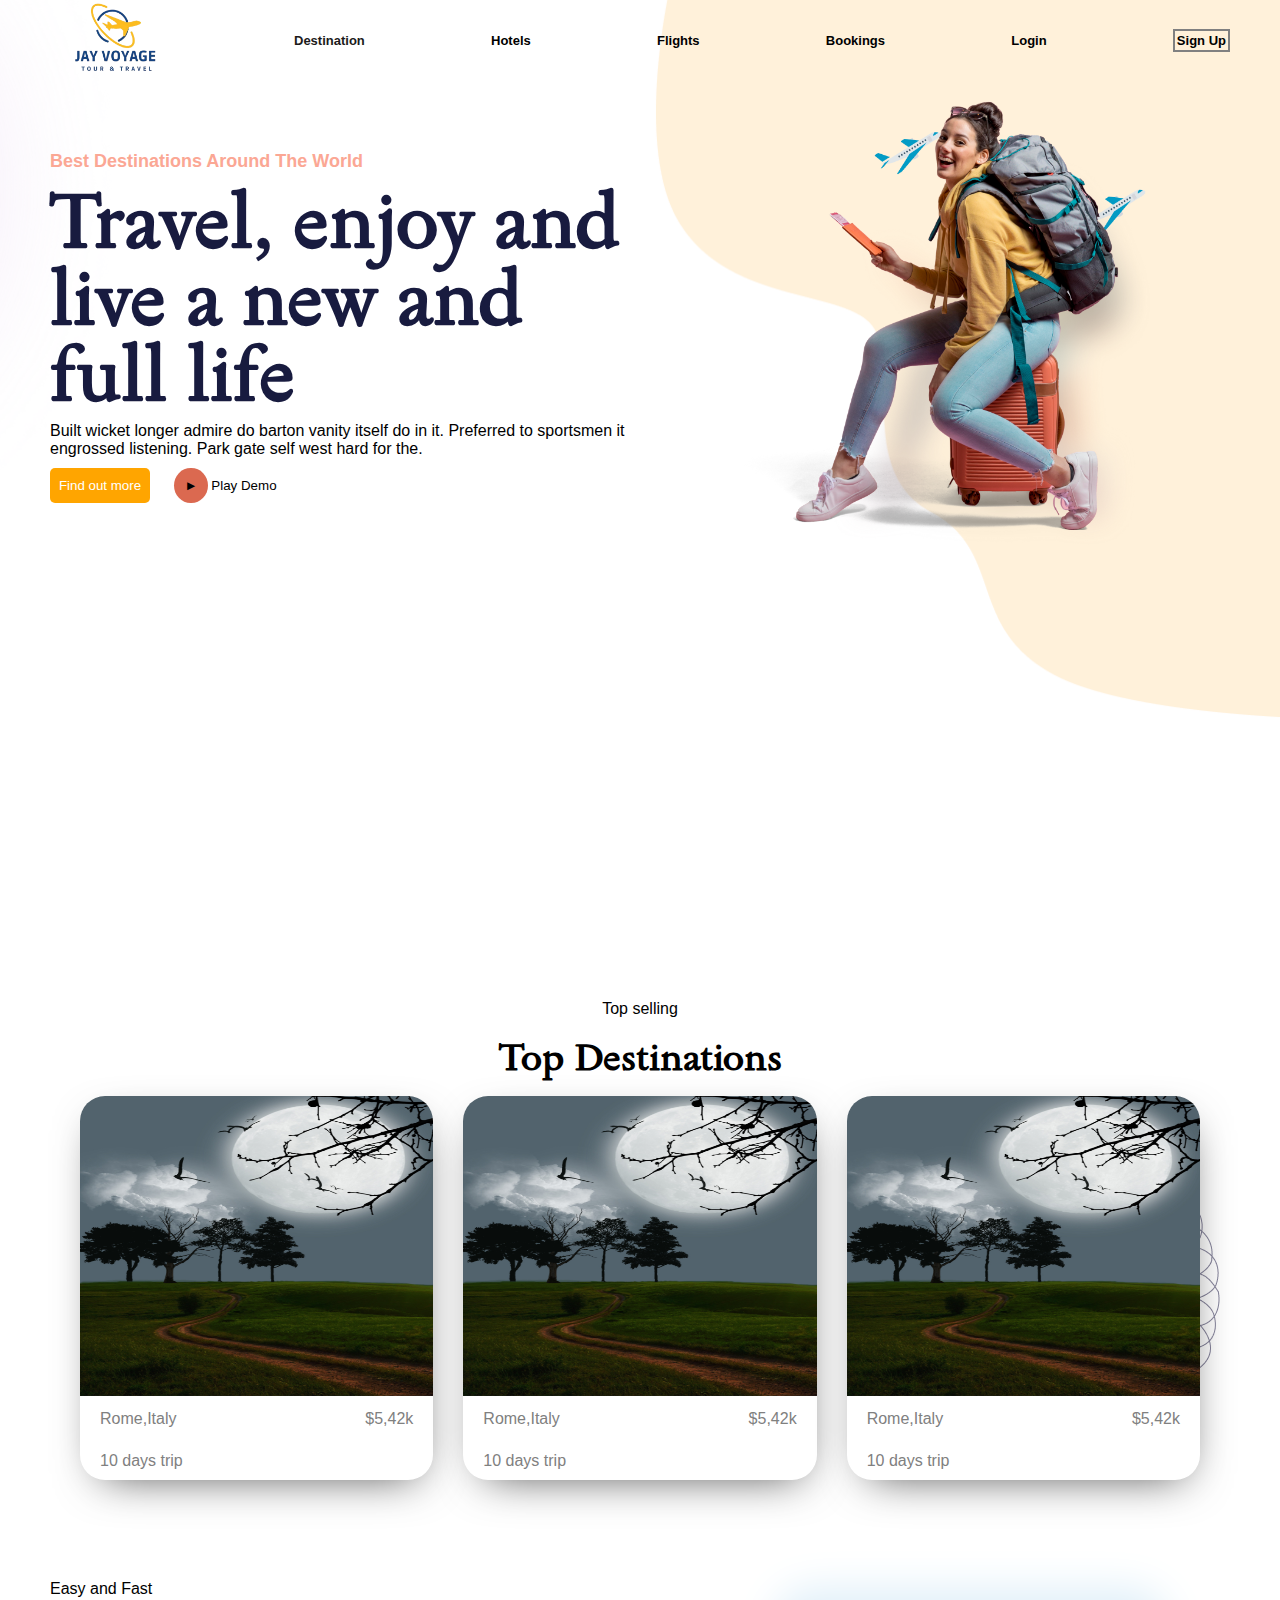
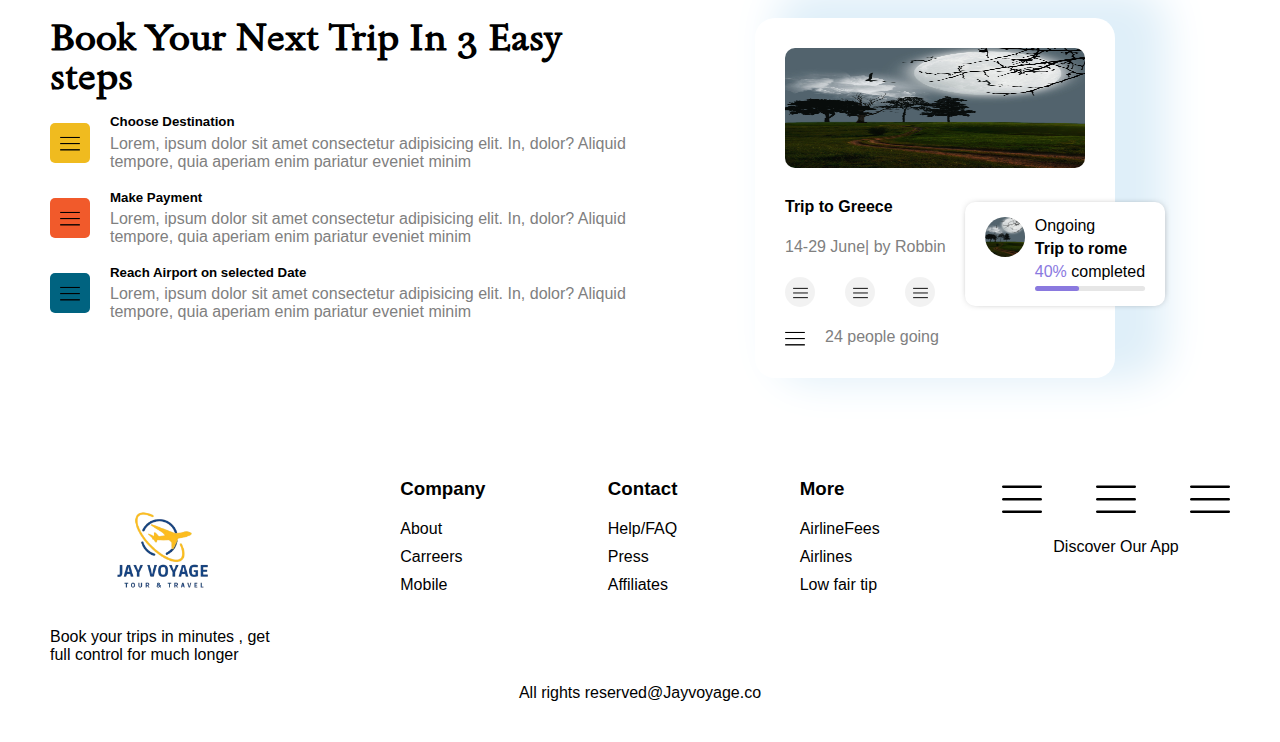
<file: index.html>
<!DOCTYPE html>
<html lang="en">
<head>
    <meta charset="UTF-8">
    <meta name="viewport" content="width=device-width, initial-scale=1.0">
    <title>Travel</title>
    <link rel="preconnect" href="https://fonts.googleapis.com">
    <link rel="preconnect" href="https://fonts.gstatic.com" crossorigin>
    <link href="https://fonts.googleapis.com/css2?family=Gupter:wght@400;500;700&family=Playwrite+RO:wght@100..400&family=Sedan:ital@0;1&display=swap" rel="stylesheet">
    <link rel="stylesheet" href="css/main.css">
</head>
<body>
    <main>
        <!-- HEADER -->
        <header>
            <div class="padding_uniform">
                <!-- Navbar -->
                <nav class="">
                    <!-- LOGO -->
                    <div class="img_wrapper">
                        <img src="assets/images/dummy-logo.png" alt="logo" class="img_logo">
                    </div>
                    <ul class="navList_holder">
                        <li><a href="destination.html">Destination</a></li>
                        <li class="">Hotels</li>
                        <li class="">Flights</li>
                        <li class="">Bookings</li>
                        <li class="">Login</li>
                        <li class="signup_btn">Sign Up</li>
                    </ul>
                    <!-- Small & Medium Screens -->
                     <img src="assets/images/hamburger.png" alt="hamburger_img" class="hamburger_img">
                     <div class="navMenu_holder hideMenu">
                        <img src="assets/images/close.png" alt="close_img" class="close_img">
                        <ul class="">
                            <li><a href="destination.html">Destination</a></li>
                            <li class="">Hotels</li>
                            <li class="">Flights</li>
                            <li class="">Bookings</li>
                            <li class="">Login</li>
                            <li class="signup_btn">Sign Up</li>
                        </ul>
                     </div>
                </nav>
                <div class="mainHeader_wrapper">
                    <div class="headerContent_wrapper">
                        <h1 class="">Best Destinations Around The World</h1>
                        <h2 class="font-capture">Travel, enjoy and live a new and full life</h2>
                        <p>Built wicket longer admire do barton vanity itself do in it. Preferred to sportsmen it engrossed listening. Park gate self west hard for the.</p>
                        <!-- Hidden on small screens -->
                        <div class="header_buttonWrapper">
                           <button class="headerBtn_left">Find out more</button>
                           <button class="headerBtn_right"><span>&#9658;</span> play demo</button>
                        </div>
                    </div>
                    <div class="headerImg_Wrapper">
                        <img src="assets/images/travelModel.png" alt="logo" class="header_img">
                    </div>
                    <!-- Hidden on large screens -->
                    <div class="header_buttonWrapperSmallScreen">
                       <button class="headerBtn_left">Find out more</button>
                       <button class="headerBtn_right"><span>&#9658;</span> play demo</button>
                    </div>
                </div>
            </div>

            <!-- Absolutely Positioned -->
             <img src='assets/images/Decore.png' alt="Decore" class="decore_img">
        </header>

        <!-- CATEGORY -->
         <!-- <section>
            <h2>CATEGORY</h2>
            <sub>we offer best services</sub>
            <div>

            </div>
         </section> -->

         <!-- Top Destinations -->
        <section class="destination section padding_uniform ">
          <span>Top selling</span>
          <h2>Top Destinations</h2>
          <!-- CARD HOLDER -->
          <div class="card_holder">
            <!-- CARD -->
            <div class="card">
                <img src="assets/images/moon-art.jpg" alt="art" class="card_img">
                <div class="card_contentWrapper">
                    <div class="card_contentTop">
                        <span>Rome,Italy</span>
                        <span>$5,42k</span>
                    </div>
                    <span class="card_contentBottom">10 days trip</span>
                </div>
            </div>
           <!-- CARD -->
           <div class="card">
               <img src="assets/images/moon-art.jpg" alt="art" class="card_img">
               <div class="card_contentWrapper">
                   <div class="card_contentTop">
                       <span>Rome,Italy</span>
                       <span>$5,42k</span>
                   </div>
                   <span class="card_contentBottom">10 days trip</span>
               </div>
           </div>
           <!-- CARD -->
           <div class="card">
               <img src="assets/images/moon-art.jpg" alt="art" class="card_img">
               <div class="card_contentWrapper">
                   <div class="card_contentTop">
                       <span>Rome,Italy</span>
                       <span>$5,42k</span>
                   </div>
                   <span class="card_contentBottom">10 days trip</span>
               </div>
           </div>
           <!-- Absolutely Positioned -->
          <img src='assets/images/Decore_spring.png' alt="Decore" class="decoreSpring_img">
          </div>
        </section>

        <!-- BOOKING -->
        <section class="booking section padding_uniform">
            <span class="header">Easy and Fast</span>
            <div class="Booking_mainWrapper">
                <div class="bookingLeft_wrapper"> 
                    <h2>Book Your Next Trip In 3 Easy steps</h2>
                    <!-- 3 steps -->
                    <div class="step_holder">
                        <!-- Step -->
                        <div class="step">
                            <div class="img_holder holder_one">
                                <img src="assets/images/hamburger.png" alt="icon" class="step_img">
                            </div>
                            <div class="step_textWrapper">
                                <h5 class="textHeader">Choose Destination</h4>
                                <p>Lorem, ipsum dolor sit amet consectetur adipisicing elit. In, dolor? Aliquid tempore, quia aperiam enim pariatur eveniet minim</p>
                            </div>
                        </div>
                        <!-- Step -->
                        <div class="step">
                            <div class="img_holder holder_two">
                                <img src="assets/images/hamburger.png" alt="icon" class="step_img">
                            </div>
                            <div class="step_textWrapper">
                                <h5 class="textHeader">Make Payment</h4>
                                <p>Lorem, ipsum dolor sit amet consectetur adipisicing elit. In, dolor? Aliquid tempore, quia aperiam enim pariatur eveniet minim</p>
                            </div>
                        </div>
                        <!-- Step -->
                        <div class="step">
                            <div class="img_holder holder_three">
                                <img src="assets/images/hamburger.png" alt="icon" class="step_img">
                            </div>
                            <div class="step_textWrapper">
                                <h5 class="textHeader">Reach Airport on selected Date</h4>
                                <p>Lorem, ipsum dolor sit amet consectetur adipisicing elit. In, dolor? Aliquid tempore, quia aperiam enim pariatur eveniet minim</p>
                            </div>
                        </div>
                    </div>
                </div>
                <!-- Booking Right Content -->
                 <div class="bookingRight_wrapper">
                    <div class="contentWrapper">
                        <img src="assets//images/moon-art.jpg" alt="modelImg" class="mainImg">
                        <div class="textWrapper">
                            <h4 class="textHeader">Trip to Greece</h4>
                            <span class="date">14-29 June| by Robbin</span>
                            <div class="iconWrapper">
                                <span class="iconImg_wrapper">
                                    <img src="assets/images/hamburger.png" alt="icon" class="icon_img">
                                </span>
                                <span class="iconImg_wrapper">
                                    <img src="assets/images/hamburger.png" alt="icon" class="icon_img">
                                </span>
                                <span class="iconImg_wrapper">
                                    <img src="assets/images/hamburger.png" alt="icon" class="icon_img">
                                </span>
                            </div>
                            <div class="leftCard_bottom">
                                <img src="assets/images/hamburger.png" alt="iconImg" class="iconImg">
                                <span>24 people going</span>
                            </div>
                        </div>
                        <!-- Absolute -->
                        <div class="bookingRight_absolute">
                           <img src="assets/images/moon-art.jpg" alt="img" >
                           <div class="absolute_contentWrapper">
                               <span>Ongoing</span>
                               <h4>Trip to rome</h4>
                               <p><span>40% </span>completed</p>
                               <div class="draw-line">
                                <div class="innerLine"></div>
                               </div>
                           </div>
                        </div>
                    </div>
                 </div>
            </div>
        </section>

        <!-- FOOTER -->
        <footer class="footer section padding_uniform">
            <div class="footerNav_wrapper">
                <div class="navContainer navContainerIdentity">
                    <img src="assets/images/dummy-logo.png" alt="logo" class="img_logo">
                    <p>Book your trips in minutes , get full control for much longer</p>
                </div>
                <div class="navContainer navContainerCenter_Wrapper">
                    <div class="navContainerCenterItem_Wrapper">
                        <h3>Company</h3>
                        <div class="navItem_wrapper">
                            <span>About</span>
                            <span>Carreers</span>
                            <span>Mobile</span>
                        </div>
                    </div>

                    <div class="navContainerCenterItem_Wrapper">
                        <h3>Contact</h3>
                        <div class="navItem_wrapper">
                            <span>Help/FAQ</span>
                            <span>Press</span>
                            <span>Affiliates</span>
                        </div>
                    </div>

                    <div class="navContainerCenterItem_Wrapper">
                        <h3>More</h3>
                        <div class="navItem_wrapper">
                            <span>AirlineFees</span>
                            <span>Airlines</span>
                            <span>Low fair tip</span>
                        </div>
                    </div>
                </div>
                <div class="navContainer navContainerLast">
                    <div class="">
                        <img src="assets/images/hamburger.png" alt="img" class="footerIcon">
                        <img src="assets/images/hamburger.png" alt="img" class="footerIcon footerIconMiddle">
                        <img src="assets/images/hamburger.png" alt="img" class="footerIcon">
                    </div>
                    <p>Discover Our App</p>
                </div>
            </div>
            <p>All rights reserved@Jayvoyage.co</p>
        </footer>
    </main>
    <!-- Link to the JavaScript file -->
    <script src="js/main.js"></script>
</body>
</html>
</file>
<file: css/main.css>
/* main.css */
* {
    margin: 0;
    padding: 0;
}
body {
    font-family: Arial, sans-serif;
    margin: 0;
    padding: 0;
    /* box-sizing: border-box; */
}

button {
    cursor: pointer;
}

a {
    text-decoration: none;
    cursor: pointer;
}

.font-capture {
    font-family: sedan;
}


main {
    /* padding: 0px 50px 0 50px; */
    display: flex;
    flex-direction: column;
    gap: 100px;
}

nav {
   position: relative;
   display: flex;
   gap:10px;
   align-items: center;
   height: 80px;
   /* background-color: blue; */
}

nav .img_wrapper {
    width: 20%;
    height: 100%;
    /* background-color: blueviolet; */
}

nav .img_logo {
    aspect-ratio: 20/12;
    /* width: 16vw; */
    /* background-color: aquamarine; */
    object-fit: cover;
    height: 100%;
}

nav ul {
    list-style: none;
    padding: 0;
    /* background-color: red; */
    width: 80%;
    display: flex;
    justify-content: space-between;
    align-items: center;
    list-style: none;
}

nav ul li {
    display: inline;
    font-weight: 600;
    font-size: small;
}

nav ul li a {
    color: rgb(27, 26, 26);
}

nav ul li:hover {
    /* background-color: yellow; */
    padding: 4px;
}

.hamburger_img {
    display: none;
    width: 40px;
    height: auto;
}

.navMenu_holder {
    background-color: white;
    display: none;
    position: absolute;
    top: 10px;
    right: 0;
    width: 50%;
    border-radius: 10px;
    padding: 20px;
    -webkit-box-shadow: 3px 14px 56px -19px rgba(0,0,0,0.75);
    -moz-box-shadow: 3px 14px 56px -19px rgba(0,0,0,0.75);
    box-shadow: 3px 14px 56px -19px rgba(0,0,0,0.75);
}

.close_img {
    width: 30px;
    height: auto;
    align-self: flex-end;
    cursor: pointer;
}
.navMenu_holder ul{
    display: flex;
    flex-direction: column;
    align-items: center;
    gap: 40px;
    /* background-color: #FBA794; */
}
.signup_btn {
    border: 2px solid gray;
    padding: 2px;
}

/* nav ul li a {
    color: #fff;
    text-decoration: none;
} */
header {
    position: relative;
    height: 100vh;
    /* background-color: blueviolet; */
}

.padding_uniform {
    padding: 0px 50px 0 50px;
}
.decore_img {
    position: absolute;
    top: 0;
    right: 0;
    bottom: 0;
    left: 0;
    width: 100%;
    height: 80%;
    object-fit: cover;
    z-index: -1;

}
.mainHeader_wrapper {
    /* background-color: blueviolet; */
    display: flex;
    margin-top: 20px;
}
.headerContent_wrapper {
    flex: 1;
    width: 50%;
    display: flex;
    flex-direction: column;
    justify-content: center;
    gap: 10px;
    /* background-color: aquamarine; */
}

.header_buttonWrapperSmallScreen{
    display: none;
    margin-top: 10px;
}

.headerImg_Wrapper {
    flex: 1;
    width: 50%;
    height: 100%;
    width: fit-content;
    height: fit-content;
    justify-self: center;
    align-self: center;
    /* width: 100%; */
    /* background-color: aqua; */
}

.header_img {
    width: 100%;
    height: 450px;
    object-fit: contain;
}

header h1 {
    color:#FBA794;
    font-size: large;
}

header h2 {
    color: #181B3F;
    font-weight: 900;
    /* font-size: 70px; */
    font-size: 6vw;
    line-height: 1;          /* Set line-height to 1 to remove extra space */
    margin: 0;    
    /* background-color: aqua; */
    height: min-content;
}

button {
    width: 100px;
    height: 35px;
    border-radius: 5px;
    border: none;
}

.headerBtn_left {
    background-color: orange;
    color: white;
    cursor: pointer;
    margin-right: 20px;
}

.headerBtn_right {
    background-color: transparent;
    text-transform: capitalize;
    width: max-content;
}
.headerBtn_right span {
    background-color: #DB6950;
    padding: 10px;
    border-radius: 50%;
}


.section {
    display: flex;
    flex-direction: column;
    align-items: center;
    gap: 20px;
}

.section h2 {
    font-family: sedan;
    font-weight: 900;
    font-size: clamp(25px, 3vw, 80px);
    line-height: 1;
}

.card_holder {
    position: relative;
    width: 100%;
    display: flex;
    gap: 30px;
    box-sizing: border-box;
    padding: 0 30px;
}

.decoreSpring_img {
    z-index: -1;
    position: absolute;
    top: 50%;
    right: 10px;
    transform: translateY(-50%);
}

.card {
    background-color: white;
    width: calc(100%/3);
    border-radius: 25px;
    -webkit-box-shadow: 3px 14px 45px -19px rgba(0,0,0,0.75);
    -moz-box-shadow: 3px 14px 45px -19px rgba(0,0,0,0.75);
    box-shadow: 3px 14px 45px -19px rgba(0,0,0,0.75);
}

.card_img {
    width: 100%;
    height: 300px;
    border-radius: 25px 25px 0 0;
}

.card_contentWrapper {
    color: gray;
    font-size: medium;
    height: 60px;
    padding: 10px 20px;
    display: flex;
    flex-direction: column;
    justify-content: space-between;
    /* background-color: #EAA70E; */
}

.card_contentTop {
    /* background-color: #EAA70E; */
    width: 100%;
    display: flex;
    justify-content: space-between;
}

.card_contentBottom {

}


.booking .header {
    width: 100%;
    text-align: start;
}

.Booking_mainWrapper {
    display: flex;
}
.bookingLeft_wrapper {
    width: 50%;
    display: flex;
    flex-direction: column;
    gap: 20px;
}
.bookingLeft_wrapper h2{
    font-family: sedan;
    font-weight: 900;
    font-size: clamp(25px, 3vw, 80px);
    line-height: 1;
}
.bookingLeft_wrapper .step_holder {
    display: flex;
    flex-direction: column;
    gap: 20px;
}

.step {
    display: flex;
    align-items: center;
    gap: 20px;
}
.step .img_holder {
    width: 20px;
    height: 20px;
    padding: 10px;
    border-radius: 5px;
}
.step .holder_one {
    background-color: #F0BB1F;
}
.step .holder_two {
    background-color: #F15A2B;
}
.step .holder_three {
    background-color: #006380;
}
.step_img {
    width: 20px;
    height: 20px;
}
.step_textWrapper .textHeader{
    line-height: 1;
    margin: 0;
}
.step_textWrapper p{
    margin-top: 6px;
    color: gray;
}
.bookingRight_wrapper {
    width: 50%;
    display: flex;
    justify-content: center;
}
.bookingRight_wrapper .contentWrapper {
    position: relative;
    display: flex;
    flex-direction: column;
    gap: 30px;
    width: 300px;
    height: 300px;
    padding: 30px;
    border-radius: 20px;
    -webkit-box-shadow: 36px -13px 41px 16px rgba(223,239,249,1);
    -moz-box-shadow: 36px -13px 41px 16px rgba(223,239,249,1);
    box-shadow: 36px -13px 41px 16px rgba(223,239,249,1);
}
.bookingRight_wrapper .contentWrapper .mainImg{
    border-radius: 10px;
    width: 100%;
    height: 40%;
}
.bookingRight_wrapper .contentWrapper .textWrapper{
    height: 60%;
    display: flex;
    flex-direction: column;
    justify-content: space-between;
    /* background-color: #DB6950; */
}

.textWrapper .date {
    color: gray;
}
.textWrapper .iconWrapper {
    display: flex;
    gap: 30px;
}
.iconImg_wrapper {
    display: flex;
    justify-content: center;
    align-items: center;
    width: 20px;
    height: 20px;
    background-color: rgb(128, 128, 128,0.1);
    padding: 5px;
    border-radius: 50%;
}
.iconWrapper .iconImg_wrapper .icon_img{
    width: 15px;
    height: 15px;
}

.textWrapper .leftCard_bottom {
    color: gray;
    display: flex;
    gap: 20px;
}

.leftCard_bottom .iconImg {
    width: 20px;
    height: 20px;
}

.bookingRight_absolute {
    padding: 15px 20px;
    border-radius: 10px;
    background-color: white;
    position: absolute;
    bottom: 20%;
    right: 0;
    transform: translateX(25%);
    display: flex;
    gap: 10px;
    -webkit-box-shadow: 0px 0px 10px -6px rgba(0,0,0,1);
    -moz-box-shadow: 0px 0px 10px -6px rgba(0,0,0,1);
    box-shadow: 0px 0px 10px -6px rgba(0,0,0,1);
}
.bookingRight_absolute img {
    width: 40px;
    height: 40px;
    border-radius: 50%;
}
.absolute_contentWrapper {
    display: flex;
    flex-direction: column;
    gap: 5px;
}
.absolute_contentWrapper .draw-line {
    width: 100%;
    height: 5px;
    background-color:rgb(128, 128, 128,0.2);
    border-radius: 10px;
}
.absolute_contentWrapper p span {
    color: #8A79DF;
}
.draw-line .innerLine {
    width: 40%;
    height: 100%;
    background-color: #8A79DF;
    border-radius: 10px;
}

.footer {
    display: flex;
    flex-direction: column;
    gap: 20px;
    margin-bottom: 40px;
}
.footerIcon {
    width: 40px;
    height: 40px;
}
.footerNav_wrapper {
    width: 100%;
    /* background-color: #F0BB1F; */
    display: flex;
    gap: 20px;
}

.navContainerLast {
    /* background-color: #F15A2B; */
    display: flex;
    flex-direction: column;
    justify-content: flex-start;
    align-items: center;
    gap: 20px;
    
}

.navContainerLast div{
    width: 100%;
    display: flex;
    justify-content: space-between;
    /* background-color: #8A79DF; */
}
.navContainer {
    width: 20%;
}

.navContainerIdentity {
    /* background-color: aqua; */
    display: flex;
    flex-direction: column;
    justify-content: center;
    align-items: center;
}
.navContainerIdentity img{
    width: 150px;
    height: auto;
}

.footerNav_wrapper .navContainerCenter_Wrapper{
    width: 60%;
    display: flex;
    justify-content: space-evenly;
    gap: 20px;
}

.navContainerCenterItem_Wrapper {
    display: flex;
    flex-direction: column;
    gap: 20px;
}

.navItem_wrapper {
    display: flex;
    flex-direction: column;
    gap: 10px;
}

/* Large devices (small laptops/desktops) */
@media (max-width: 1024px) {
    body {
        font-size: 18px;
    }
    
}

/* Medium devices (tablets) */
@media (max-width: 768px) {
    body {
        font-size: 16px;
    }
    .navList_holder {
        display: none;
    }
    nav {
        justify-content: space-between;
    }
    .hamburger_img {
        display: inline-block;
        cursor: pointer;
    }
    .navMenu_holder{
        display: flex;
        flex-direction: column;
    }
    .hideMenu {
        display: none;
    }
    .padding_uniform {
        padding: 0px 25px 0 25px;
    }

    header {
        height: max-content;
    }

    .mainHeader_wrapper {
        flex-direction: column;
        margin-top: 10px;
    }

    .headerContent_wrapper {
        width: 100%;
    }

    .header_buttonWrapper {
        display: none;
    }

    .header_buttonWrapperSmallScreen {
        display: block;
    }

    .headerImg_Wrapper {
        width: fit-content;
        height: fit-content;
    }
    
    .header_img {
        height: 60vw;
        width: fit-content;
    }

    .card_holder {
        /* background-color: #EAA70E; */
        flex-direction: column;
        align-items: center;
    }
    .card {
        width: 100vw;
    }

    .Booking_mainWrapper {
        flex-direction: column;
        gap: 40px;
    }
    .bookingLeft_wrapper {
        width: 100%;
    }
    .bookingRight_wrapper {
        width: 100%;
    }

    .footerNav_wrapper {
        flex-direction: column;
    }
    .navContainerCenter_Wrapper {
        flex-direction: column;
    }

    .navContainer {
        width: 100%;
    }

    .navContainerLast div{
        width: min-content;
        gap: 20px;
    }
}

/* Small devices (phones) */
@media (max-width: 480px) {
    body {
        font-size: 14px;
    }

    nav .img_logo {
        aspect-ratio: 1/1;
    }

    .hamburger_img {
        width: 30px;
    }
    .navMenu_holder {
        width: 90%;
    }

    .header_img {
        height: 80vw;
    }
    .card_holder {
        padding: 0;
    }

    .card {
        width: 100%;
    }

    .bookingRight_absolute {
        bottom: 20%;
        right: 0;
        transform: translateX(5%);
    }
}


/* Extra large devices (large desktops) */
@media (min-width: 1281px) {
    body {
        font-size: 20px;
    }
}
</file>
